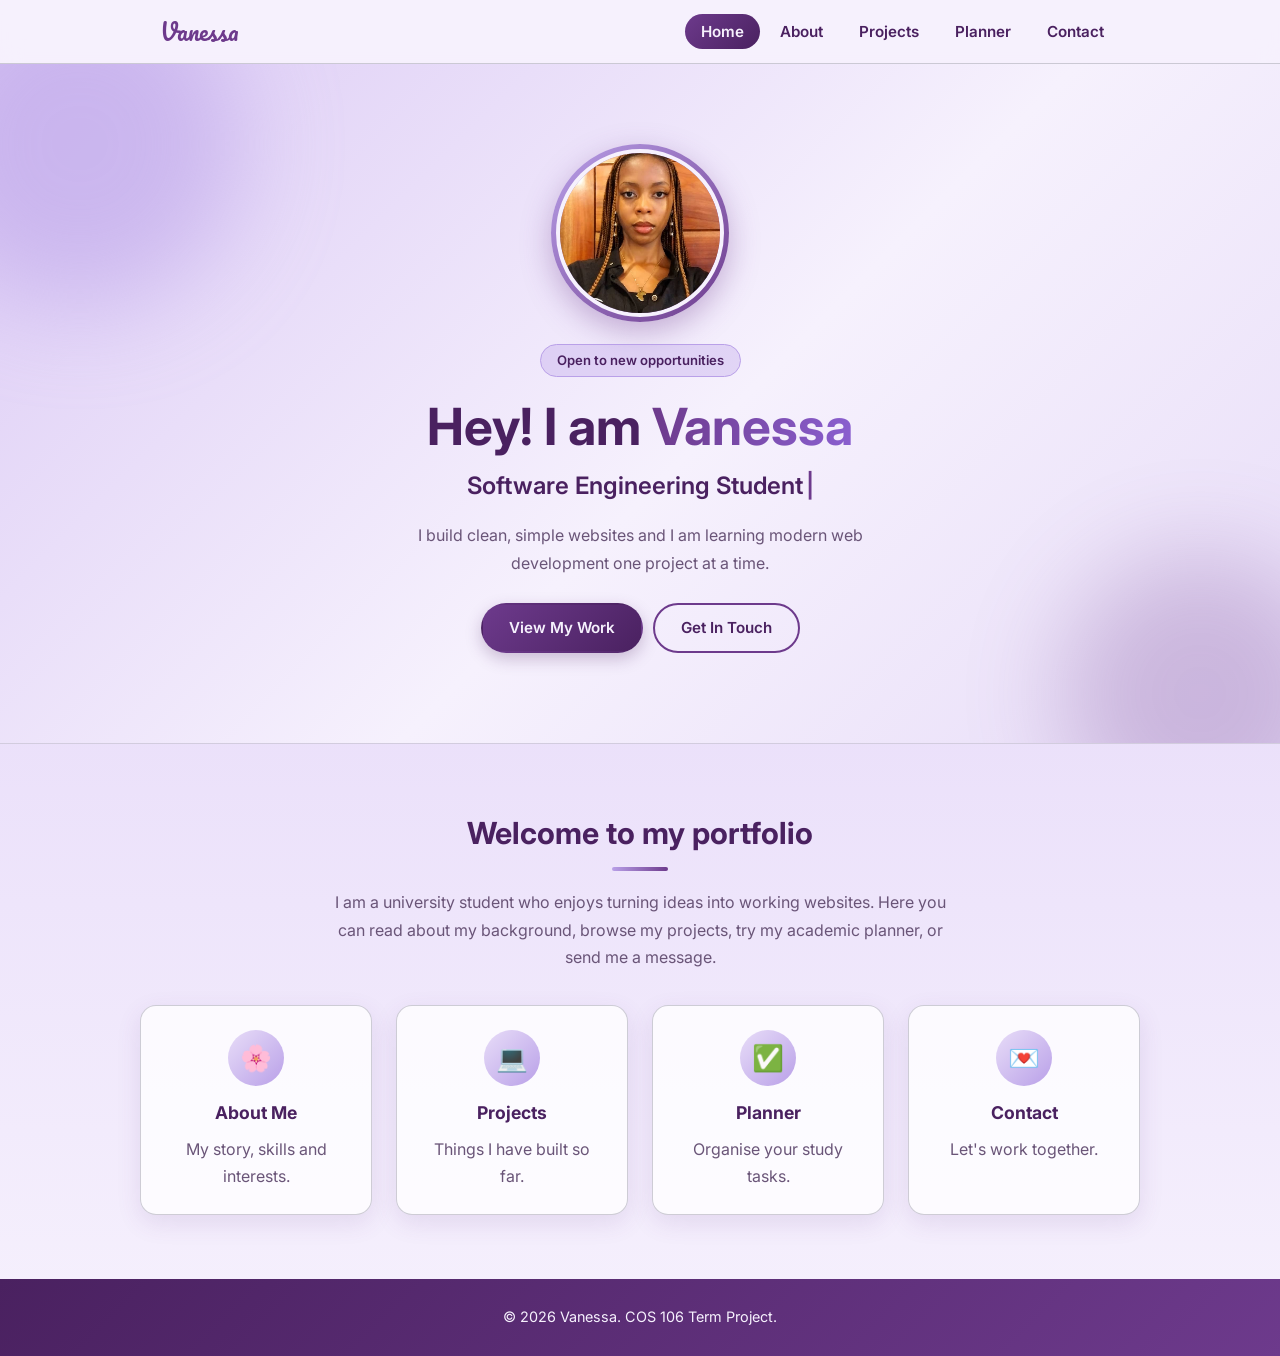
<file: index.html>
<!DOCTYPE html>
<html lang="en">
<head>
<meta charset="UTF-8">
<meta name="viewport" content="width=device-width, initial-scale=1.0">
<title>Home | Vanessa</title>
<link rel="preconnect" href="https://fonts.googleapis.com">
<link href="https://fonts.googleapis.com/css2?family=Inter:wght@400;600;700&family=Pacifico&display=swap" rel="stylesheet">
<script>document.documentElement.classList.add("js")</script>
<link rel="stylesheet" href="style.css">
</head>
<body>
<header>
<nav aria-label="Main navigation">
<a class="logo" href="index.html">Vanessa</a>
<button id="menu-btn" aria-label="Toggle menu">&#9776;</button>
<ul id="menu"><li><a href="index.html" class="active">Home</a></li><li><a href="about.html">About</a></li><li><a href="projects.html">Projects</a></li><li><a href="planner.html">Planner</a></li><li><a href="contact.html">Contact</a></li></ul>
</nav>
</header>
<main>
<section class="hero">
<div class="photo-ring"><img src="assets/profile.jpg" onerror="this.onerror=null;this.src='assets/profile.svg'" alt="Photograph of Vanessa" width="170" height="170"></div>
<span class="badge">Open to new opportunities</span>
<h1>Hey! I am <span class="gradient-text">Vanessa</span></h1>
<p class="sub"><span id="typed">Software Engineering Student</span></p>
<p>I build clean, simple websites and I am learning modern web development one project at a time.</p>
<a class="btn" href="projects.html">View My Work</a><a class="btn outline" href="contact.html">Get In Touch</a>
</section>
<section class="block"><div class="wrap center">
<h2>Welcome to my portfolio</h2>
<p style="max-width:640px;margin:0 auto 34px">I am a university student who enjoys turning ideas into working websites. Here you can read about my background, browse my projects, try my academic planner, or send me a message.</p>
<div class="grid features">
<a class="card feature" href="about.html"><span class="icon">🌸</span><h3>About Me</h3><p>My story, skills and interests.</p></a>
<a class="card feature" href="projects.html"><span class="icon">💻</span><h3>Projects</h3><p>Things I have built so far.</p></a>
<a class="card feature" href="planner.html"><span class="icon">✅</span><h3>Planner</h3><p>Organise your study tasks.</p></a>
<a class="card feature" href="contact.html"><span class="icon">💌</span><h3>Contact</h3><p>Let's work together.</p></a>
</div>
</div></section>
</main>
<footer><p style="margin:0">&copy; 2026 Vanessa. COS 106 Term Project.</p></footer>
<script src="script.js"></script>
</body>
</html>
</file>
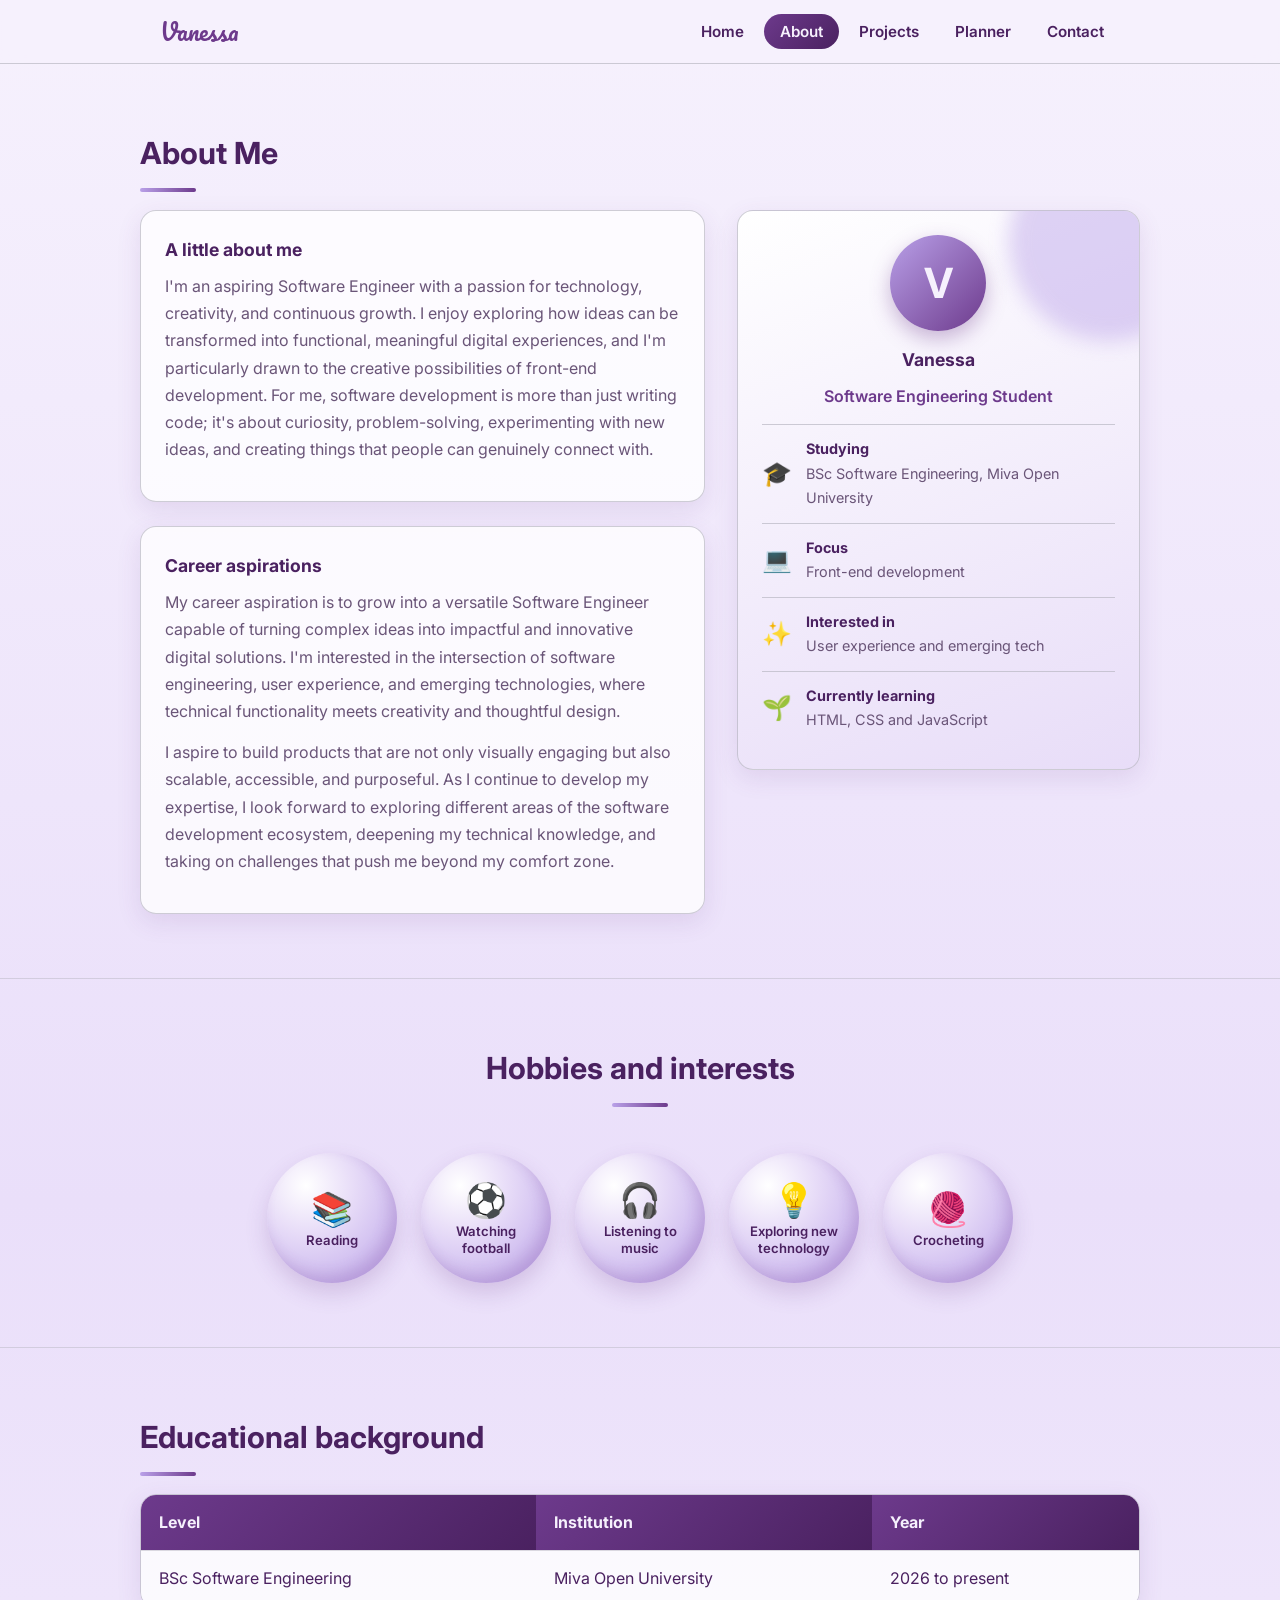
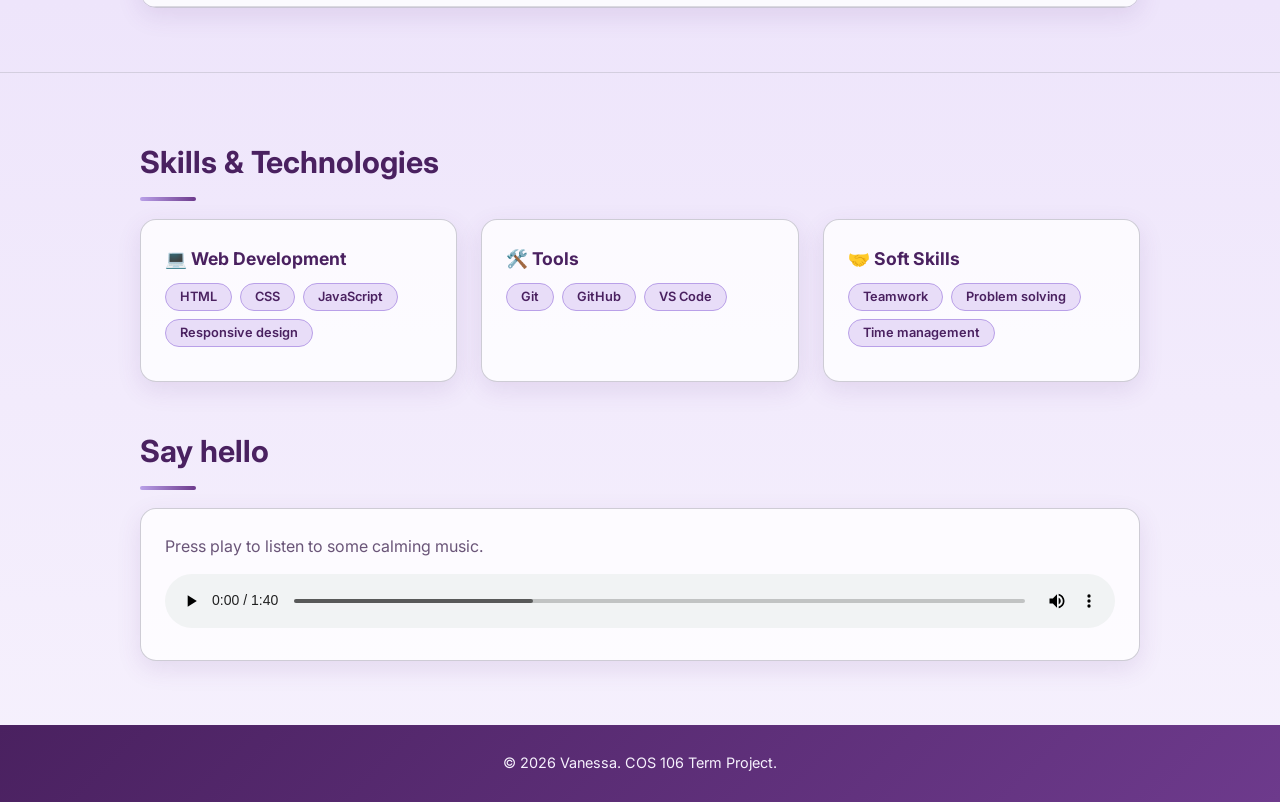
<file: about.html>
<!DOCTYPE html>
<html lang="en">
<head>
<meta charset="UTF-8">
<meta name="viewport" content="width=device-width, initial-scale=1.0">
<title>About | Vanessa</title>
<link rel="preconnect" href="https://fonts.googleapis.com">
<link href="https://fonts.googleapis.com/css2?family=Inter:wght@400;600;700&family=Pacifico&display=swap" rel="stylesheet">
<script>document.documentElement.classList.add("js")</script>
<link rel="stylesheet" href="style.css">
</head>
<body>
<header>
<nav aria-label="Main navigation">
<a class="logo" href="index.html">Vanessa</a>
<button id="menu-btn" aria-label="Toggle menu">&#9776;</button>
<ul id="menu"><li><a href="index.html">Home</a></li><li><a href="about.html" class="active">About</a></li><li><a href="projects.html">Projects</a></li><li><a href="planner.html">Planner</a></li><li><a href="contact.html">Contact</a></li></ul>
</nav>
</header>
<main>
<section class="block" style="border-top:none"><div class="wrap">
<h2>About Me</h2>
<div class="about-grid">
<div class="stack">
<article class="card"><h3>A little about me</h3>
<p>I'm an aspiring Software Engineer with a passion for technology, creativity, and continuous growth. I enjoy exploring how ideas can be transformed into functional, meaningful digital experiences, and I'm particularly drawn to the creative possibilities of front-end development. For me, software development is more than just writing code; it's about curiosity, problem-solving, experimenting with new ideas, and creating things that people can genuinely connect with.</p></article>
<article class="card"><h3>Career aspirations</h3>
<p>My career aspiration is to grow into a versatile Software Engineer capable of turning complex ideas into impactful and innovative digital solutions. I'm interested in the intersection of software engineering, user experience, and emerging technologies, where technical functionality meets creativity and thoughtful design.</p>
<p>I aspire to build products that are not only visually engaging but also scalable, accessible, and purposeful. As I continue to develop my expertise, I look forward to exploring different areas of the software development ecosystem, deepening my technical knowledge, and taking on challenges that push me beyond my comfort zone.</p></article>
</div>
<aside class="card profile-card">
<div class="avatar" aria-hidden="true">V</div>
<h3>Vanessa</h3>
<p class="role">Software Engineering Student</p>
<ul class="facts">
<li><span>🎓</span><div><strong>Studying</strong><br>BSc Software Engineering, Miva Open University</div></li>
<li><span>💻</span><div><strong>Focus</strong><br>Front-end development</div></li>
<li><span>✨</span><div><strong>Interested in</strong><br>User experience and emerging tech</div></li>
<li><span>🌱</span><div><strong>Currently learning</strong><br>HTML, CSS and JavaScript</div></li>
</ul>
</aside>
</div></div></section>
<section class="block"><div class="wrap center">
<h2>Hobbies and interests</h2>
<ul class="bubbles">
<li class="bubble"><span class="bubble-in"><span class="emoji">📚</span>Reading</span></li>
<li class="bubble"><span class="bubble-in"><span class="emoji">⚽</span>Watching football</span></li>
<li class="bubble"><span class="bubble-in"><span class="emoji">🎧</span>Listening to music</span></li>
<li class="bubble"><span class="bubble-in"><span class="emoji">💡</span>Exploring new technology</span></li>
<li class="bubble"><span class="bubble-in"><span class="emoji">🧶</span>Crocheting</span></li>
</ul>
</div></section>
<section class="block"><div class="wrap">
<h2>Educational background</h2>
<div class="table-wrap">
<table>
<caption>My education so far</caption>
<thead><tr><th>Level</th><th>Institution</th><th>Year</th></tr></thead>
<tbody>
<tr><td>BSc Software Engineering</td><td>Miva Open University</td><td>2026 to present</td></tr>
</tbody></table>
</div>
</div></section>
<section class="block"><div class="wrap">
<h2>Skills &amp; Technologies</h2>
<div class="grid">
<article class="card"><h3>💻 Web Development</h3><div class="pills"><span class="pill">HTML</span><span class="pill">CSS</span><span class="pill">JavaScript</span><span class="pill">Responsive design</span></div></article>
<article class="card"><h3>🛠️ Tools</h3><div class="pills"><span class="pill">Git</span><span class="pill">GitHub</span><span class="pill">VS Code</span></div></article>
<article class="card"><h3>🤝 Soft Skills</h3><div class="pills"><span class="pill">Teamwork</span><span class="pill">Problem solving</span><span class="pill">Time management</span></div></article>
</div>
<h2 style="margin-top:44px">Say hello</h2>
<figure class="card"><figcaption>Press play to listen to some calming music.</figcaption>
<audio controls><source src="assets/background.mp3" type="audio/mpeg">Your browser does not support audio.</audio></figure>
</div></section>
</main>
<footer><p style="margin:0">&copy; 2026 Vanessa. COS 106 Term Project.</p></footer>
<script src="script.js"></script>
</body>
</html>
</file>
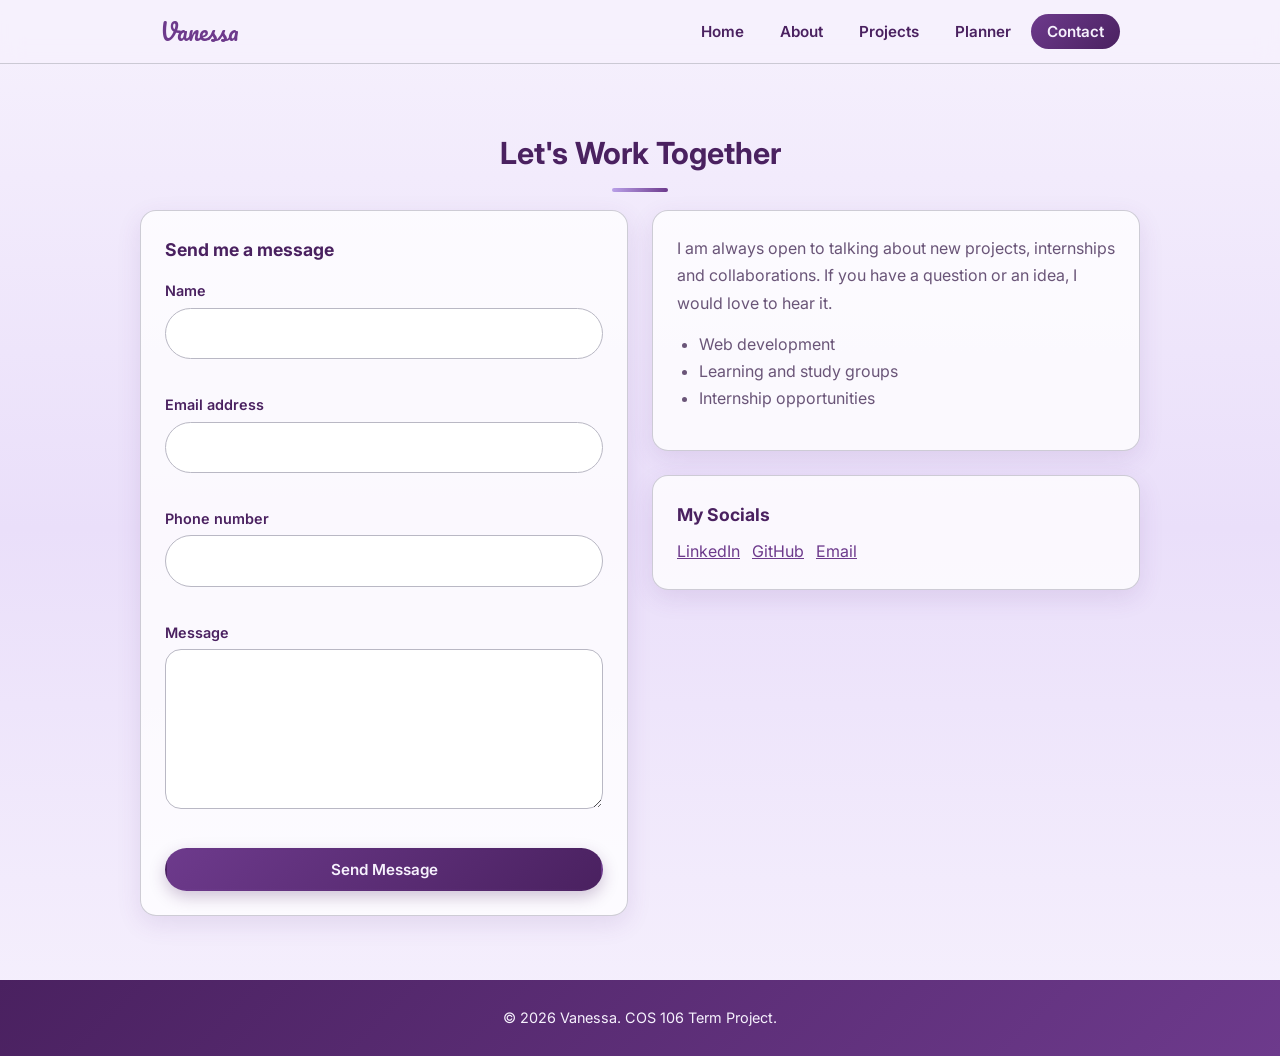
<file: contact.html>
<!DOCTYPE html>
<html lang="en">
<head>
<meta charset="UTF-8">
<meta name="viewport" content="width=device-width, initial-scale=1.0">
<title>Contact | Vanessa</title>
<link rel="preconnect" href="https://fonts.googleapis.com">
<link href="https://fonts.googleapis.com/css2?family=Inter:wght@400;600;700&family=Pacifico&display=swap" rel="stylesheet">
<script>document.documentElement.classList.add("js")</script>
<link rel="stylesheet" href="style.css">
</head>
<body>
<header>
<nav aria-label="Main navigation">
<a class="logo" href="index.html">Vanessa</a>
<button id="menu-btn" aria-label="Toggle menu">&#9776;</button>
<ul id="menu"><li><a href="index.html">Home</a></li><li><a href="about.html">About</a></li><li><a href="projects.html">Projects</a></li><li><a href="planner.html">Planner</a></li><li><a href="contact.html" class="active">Contact</a></li></ul>
</nav>
</header>
<main>
<section class="block" style="border-top:none"><div class="wrap">
<h2 class="center">Let's Work Together</h2>
<div class="contact-grid">
<form id="contact-form" class="card" novalidate>
<h3>Send me a message</h3>
<label for="name">Name</label>
<input type="text" id="name" name="name"><p class="error" id="name-error"></p>
<label for="email">Email address</label>
<input type="email" id="email" name="email"><p class="error" id="email-error"></p>
<label for="phone">Phone number</label>
<input type="tel" id="phone" name="phone"><p class="error" id="phone-error"></p>
<label for="message">Message</label>
<textarea id="message" name="message" rows="5"></textarea><p class="error" id="message-error"></p>
<button class="btn" type="submit" style="width:100%;margin-top:10px">Send Message</button>
<p class="success" id="success">Thank you! Your message has been sent.</p>
</form>
<div>
<div class="card"><p>I am always open to talking about new projects, internships and collaborations. If you have a question or an idea, I would love to hear it.</p>
<ul class="list"><li>Web development</li><li>Learning and study groups</li><li>Internship opportunities</li></ul></div>
<div class="card"><h3>My Socials</h3>
<p style="margin:0"><a href="https://www.linkedin.com/in/vanessa-robinson-ogholo" target="_blank" rel="noopener">LinkedIn</a> &nbsp; <a href="https://github.com/Nessa578" target="_blank" rel="noopener">GitHub</a> &nbsp; <a href="mailto:mails4vanny@gmail.com" target="_blank" rel="noopener">Email</a></p></div>
</div>
</div>
</div></section>
</main>
<footer><p style="margin:0">&copy; 2026 Vanessa. COS 106 Term Project.</p></footer>
<script src="script.js"></script>
</body>
</html>
</file>
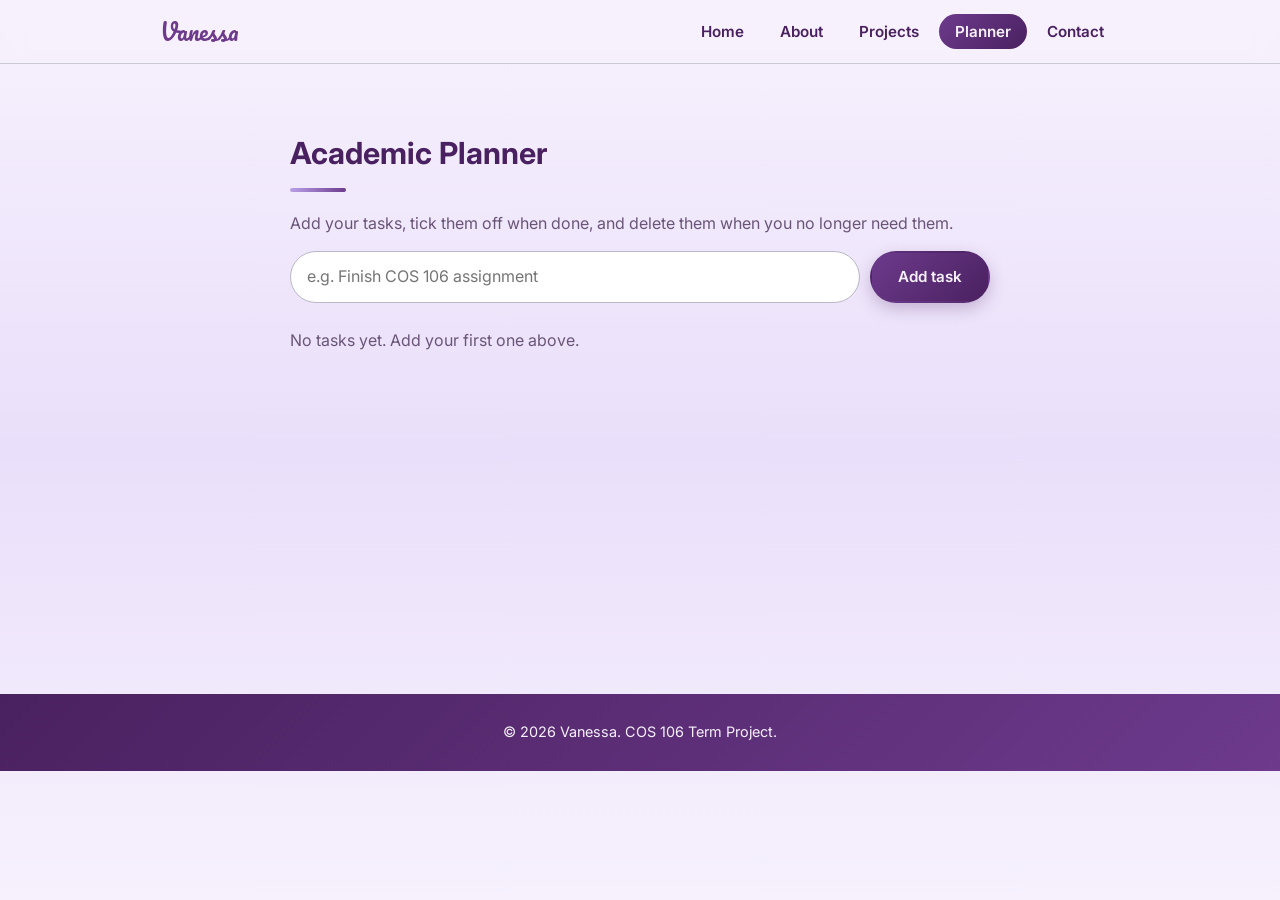
<file: planner.html>
<!DOCTYPE html>
<html lang="en">
<head>
<meta charset="UTF-8">
<meta name="viewport" content="width=device-width, initial-scale=1.0">
<title>Planner | Vanessa</title>
<link rel="preconnect" href="https://fonts.googleapis.com">
<link href="https://fonts.googleapis.com/css2?family=Inter:wght@400;600;700&family=Pacifico&display=swap" rel="stylesheet">
<script>document.documentElement.classList.add("js")</script>
<link rel="stylesheet" href="style.css">
</head>
<body>
<header>
<nav aria-label="Main navigation">
<a class="logo" href="index.html">Vanessa</a>
<button id="menu-btn" aria-label="Toggle menu">&#9776;</button>
<ul id="menu"><li><a href="index.html">Home</a></li><li><a href="about.html">About</a></li><li><a href="projects.html">Projects</a></li><li><a href="planner.html" class="active">Planner</a></li><li><a href="contact.html">Contact</a></li></ul>
</nav>
</header>
<main>
<section class="block" style="border-top:none"><div class="wrap" style="max-width:700px">
<h2>Academic Planner</h2>
<p>Add your tasks, tick them off when done, and delete them when you no longer need them.</p>
<form id="task-form" class="add-row">
<label for="task-input" style="position:absolute;left:-9999px">New task</label>
<input type="text" id="task-input" placeholder="e.g. Finish COS 106 assignment" autocomplete="off">
<button class="btn" type="submit">Add task</button>
</form>
<p class="error" id="task-error"></p>
<p id="count"></p>
<ul id="task-list"></ul>
</div></section>
</main>
<footer><p style="margin:0">&copy; 2026 Vanessa. COS 106 Term Project.</p></footer>
<script src="script.js"></script>
</body>
</html>
</file>
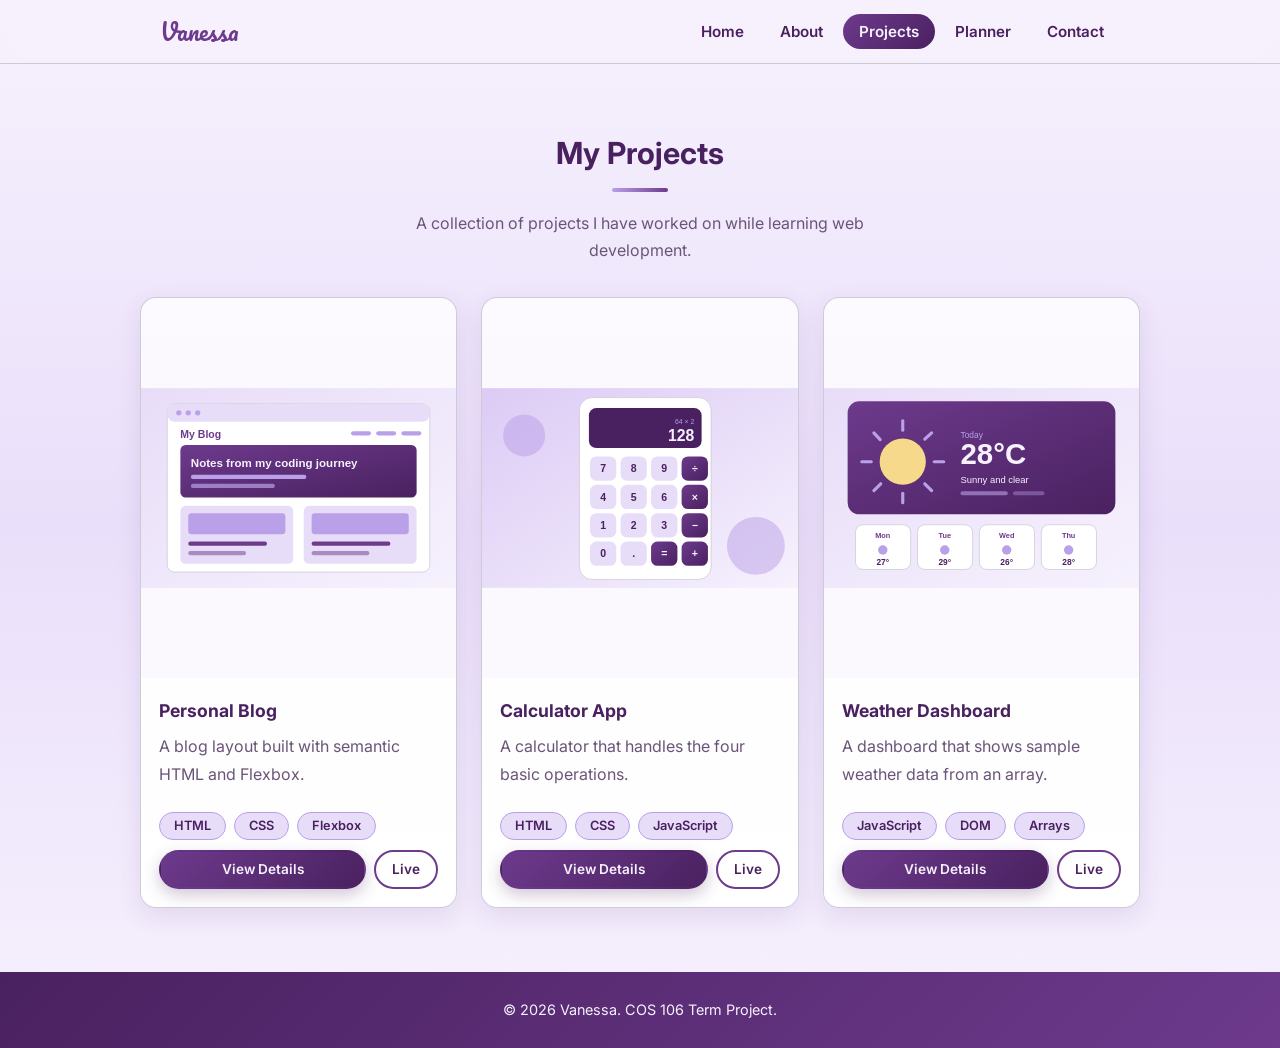
<file: projects.html>
<!DOCTYPE html>
<html lang="en">
<head>
<meta charset="UTF-8">
<meta name="viewport" content="width=device-width, initial-scale=1.0">
<title>Projects | Vanessa</title>
<link rel="preconnect" href="https://fonts.googleapis.com">
<link href="https://fonts.googleapis.com/css2?family=Inter:wght@400;600;700&family=Pacifico&display=swap" rel="stylesheet">
<script>document.documentElement.classList.add("js")</script>
<link rel="stylesheet" href="style.css">
</head>
<body>
<header>
<nav aria-label="Main navigation">
<a class="logo" href="index.html">Vanessa</a>
<button id="menu-btn" aria-label="Toggle menu">&#9776;</button>
<ul id="menu"><li><a href="index.html">Home</a></li><li><a href="about.html">About</a></li><li><a href="projects.html" class="active">Projects</a></li><li><a href="planner.html">Planner</a></li><li><a href="contact.html">Contact</a></li></ul>
</nav>
</header>
<main>
<section class="block" style="border-top:none"><div class="wrap center">
<h2>My Projects</h2>
<p style="max-width:520px;margin:0 auto 32px">A collection of projects I have worked on while learning web development.</p>
<div class="grid" style="text-align:left"><article class="card project"><img src="assets/project1.svg" alt="Screenshot of Personal Blog" width="600" height="380"><div class="body"><h3>Personal Blog</h3><p>A blog layout built with semantic HTML and Flexbox.</p><div class="pills"><span class="pill">HTML</span><span class="pill">CSS</span><span class="pill">Flexbox</span></div><div class="actions"><a class="btn" href="https://github.com/your-username/project1" target="_blank" rel="noopener">View Details</a><a class="btn outline" href="https://your-username.github.io/project1" target="_blank" rel="noopener">Live</a></div></div></article><article class="card project"><img src="assets/project2.svg" alt="Screenshot of Calculator App" width="600" height="380"><div class="body"><h3>Calculator App</h3><p>A calculator that handles the four basic operations.</p><div class="pills"><span class="pill">HTML</span><span class="pill">CSS</span><span class="pill">JavaScript</span></div><div class="actions"><a class="btn" href="https://github.com/your-username/project2" target="_blank" rel="noopener">View Details</a><a class="btn outline" href="https://your-username.github.io/project2" target="_blank" rel="noopener">Live</a></div></div></article><article class="card project"><img src="assets/project3.svg" alt="Screenshot of Weather Dashboard" width="600" height="380"><div class="body"><h3>Weather Dashboard</h3><p>A dashboard that shows sample weather data from an array.</p><div class="pills"><span class="pill">JavaScript</span><span class="pill">DOM</span><span class="pill">Arrays</span></div><div class="actions"><a class="btn" href="https://github.com/your-username/project3" target="_blank" rel="noopener">View Details</a><a class="btn outline" href="https://your-username.github.io/project3" target="_blank" rel="noopener">Live</a></div></div></article></div>
</div></section>
</main>
<footer><p style="margin:0">&copy; 2026 Vanessa. COS 106 Term Project.</p></footer>
<script src="script.js"></script>
</body>
</html>
</file>
<file: style.css>
:root{--lavender:#B9A0E8;--plum:#4A2160;--plum-mid:#6D3A8C;--white:#F6F1FD;--silver:#B9B8C4;--lav-soft:#E8DDF8;--muted:#6A5578;--shadow:0 8px 24px rgba(109,58,140,.12)}
*{box-sizing:border-box;margin:0;padding:0}
html{scroll-behavior:smooth}
body{font-family:'Inter',Arial,sans-serif;background:linear-gradient(180deg,#F6F1FD 0%,#EADFFA 50%,#F6F1FD 100%);color:var(--plum);line-height:1.7;min-height:100vh}
img{max-width:100%;display:block}
a{color:var(--plum-mid)}
a:focus-visible,button:focus-visible,input:focus-visible,textarea:focus-visible{outline:3px solid var(--plum-mid);outline-offset:2px}
/* header */
header{background:rgba(246,241,253,.88);backdrop-filter:blur(10px);position:sticky;top:0;z-index:10;border-bottom:1px solid rgba(185,184,196,.7)}
nav{max-width:1000px;margin:auto;display:flex;align-items:center;justify-content:space-between;padding:12px 20px}
.logo{font-family:'Pacifico',cursive;color:var(--plum-mid);font-size:1.45rem;text-decoration:none}
nav ul{display:flex;gap:4px;list-style:none}
nav ul a{color:var(--plum);text-decoration:none;padding:8px 16px;border-radius:999px;font-size:.95rem;font-weight:600;transition:background .25s,color .25s,transform .25s}
nav ul a:hover{background:var(--lav-soft);transform:translateY(-2px)}
nav ul a.active{background:linear-gradient(135deg,var(--plum-mid),var(--plum));color:var(--white)}
#menu-btn{display:none;background:none;border:2px solid var(--plum-mid);color:var(--plum-mid);font-size:1.3rem;padding:2px 10px;border-radius:8px;cursor:pointer}
/* layout */
section.block{border-top:1px solid rgba(185,184,196,.5);padding:64px 20px}
.wrap{max-width:1000px;margin:auto}
main{min-height:70vh}
h1{font-size:3.2rem;line-height:1.15;margin-bottom:10px}
h2{font-size:1.9rem;margin-bottom:18px}
h2::after{content:"";display:block;width:56px;height:4px;border-radius:4px;margin-top:8px;background:linear-gradient(90deg,var(--lavender),var(--plum-mid))}
.center h2::after,h2.center::after{margin-inline:auto}
h3{font-size:1.1rem;margin-bottom:8px}
p{margin-bottom:14px;color:var(--muted)}
.center{text-align:center}
/* hero */
.hero{position:relative;overflow:hidden;padding:80px 20px 90px;text-align:center;background:linear-gradient(135deg,#DCCBF5 0%,#F6F1FD 55%,#E8DDF8 100%)}
.hero>*{position:relative;z-index:1;animation:fade .8s ease backwards}
.hero>:nth-child(3){animation-delay:.1s}.hero>:nth-child(4){animation-delay:.2s}.hero>:nth-child(5){animation-delay:.3s}.hero>:nth-child(n+6){animation-delay:.4s}
.hero::before,.hero::after{content:"";position:absolute;border-radius:50%;filter:blur(50px);z-index:0;animation:drift 9s ease-in-out infinite alternate}
.hero::before{width:320px;height:320px;background:var(--lavender);opacity:.55;top:-80px;left:-80px}
.hero::after{width:280px;height:280px;background:var(--plum-mid);opacity:.25;bottom:-90px;right:-60px;animation-delay:-4s}
@keyframes drift{to{transform:translate(40px,30px)}}
@keyframes fade{from{opacity:0;transform:translateY(16px)}to{opacity:1;transform:none}}
.photo-ring{width:178px;height:178px;border-radius:50%;padding:5px;margin:0 auto 22px;background:linear-gradient(135deg,var(--lavender),var(--plum-mid));box-shadow:0 10px 30px rgba(109,58,140,.35);transition:transform .4s}
.photo-ring:hover{transform:rotate(-4deg) scale(1.05)}
.photo-ring img{width:100%;height:100%;border-radius:50%;object-fit:cover;border:4px solid var(--white)}
.badge{display:inline-block;background:rgba(185,160,232,.35);border:1px solid var(--lavender);color:var(--plum);border-radius:999px;padding:4px 16px;font-size:.82rem;font-weight:600;margin-bottom:20px}
.gradient-text{background:linear-gradient(90deg,var(--plum-mid),#8A5FCF);-webkit-background-clip:text;background-clip:text;color:transparent}
.hero .sub{font-size:1.5rem;color:var(--plum);font-weight:600;margin-bottom:16px;min-height:2.2rem}
#typed::after{content:"|";margin-left:3px;color:var(--plum-mid);animation:blink 1s steps(1) infinite}
@keyframes blink{50%{opacity:0}}
.hero p{max-width:540px;margin-left:auto;margin-right:auto}
.hero p.sub{max-width:none}
.hero .btn{margin-top:12px}
/* buttons */
.btn{display:inline-block;background:linear-gradient(135deg,var(--plum-mid),var(--plum));color:var(--white);border:2px solid transparent;font-weight:600;padding:10px 26px;border-radius:999px;text-decoration:none;cursor:pointer;font-size:.95rem;font-family:inherit;box-shadow:0 6px 16px rgba(74,33,96,.25);transition:transform .2s,box-shadow .2s,filter .2s}
.btn:hover{transform:translateY(-3px);box-shadow:0 10px 22px rgba(142,107,209,.55);filter:brightness(1.12)}
.btn.outline{background:transparent;color:var(--plum);border-color:var(--plum-mid);box-shadow:none;margin-left:10px}
.btn.outline:hover{background:var(--plum-mid);color:var(--white)}
/* cards */
.card{background:rgba(255,255,255,.78);border:1px solid rgba(185,184,196,.7);border-radius:16px;padding:24px;box-shadow:var(--shadow);transition:transform .3s,box-shadow .3s,border-color .3s}
.card:hover{transform:translateY(-5px);box-shadow:0 16px 32px rgba(142,107,209,.28);border-color:var(--lavender)}
.grid{display:grid;grid-template-columns:repeat(auto-fit,minmax(250px,1fr));gap:24px}
.features{grid-template-columns:repeat(auto-fit,minmax(200px,1fr))}
.feature{text-decoration:none;color:var(--plum)}
.feature p{margin:0}
.feature .icon{display:grid;place-items:center;width:56px;height:56px;margin:0 auto 12px;border-radius:50%;font-size:1.6rem;background:linear-gradient(135deg,var(--lav-soft),var(--lavender));transition:transform .3s}
.feature:hover .icon{transform:scale(1.15) rotate(-8deg)}
.pills{display:flex;flex-wrap:wrap;gap:8px;margin:10px 0}
.pill{background:var(--lav-soft);border:1px solid var(--lavender);color:var(--plum);border-radius:999px;padding:2px 14px;font-size:.8rem;font-weight:600;transition:background .2s,transform .2s}
.pill:hover{background:var(--lavender);transform:translateY(-2px)}
/* about */
.about-grid{display:grid;grid-template-columns:1.4fr 1fr;gap:32px;align-items:start}
.stack{display:grid;gap:24px}
.profile-card{position:sticky;top:90px;text-align:center;overflow:hidden;background:linear-gradient(160deg,#fff 0%,var(--lav-soft) 100%)}
.profile-card::before{content:"";position:absolute;top:-70px;right:-70px;width:200px;height:200px;border-radius:50%;background:var(--lavender);opacity:.45;filter:blur(10px)}
.profile-card>*{position:relative}
.avatar{width:96px;height:96px;border-radius:50%;margin:0 auto 14px;display:grid;place-items:center;font-size:2.6rem;font-weight:700;color:var(--white);background:linear-gradient(135deg,var(--lavender),var(--plum-mid));box-shadow:0 8px 20px rgba(109,58,140,.35)}
.role{color:var(--plum-mid);font-weight:600;margin-bottom:6px}
.facts{list-style:none;text-align:left;margin-top:14px}
.facts li{display:flex;gap:14px;align-items:center;padding:12px 0;border-top:1px solid rgba(185,184,196,.7);font-size:.9rem;color:var(--muted)}
.facts li>span{font-size:1.5rem}
.facts strong{color:var(--plum)}
.bubbles{list-style:none;display:flex;flex-wrap:wrap;justify-content:center;gap:24px;margin:30px 0 0;padding-top:16px}
.bubble{animation:bob 4s ease-in-out infinite}
.bubble:nth-child(2){animation-delay:-.8s}.bubble:nth-child(3){animation-delay:-1.6s}.bubble:nth-child(4){animation-delay:-2.4s}.bubble:nth-child(5){animation-delay:-3.2s}
@keyframes bob{50%{transform:translateY(-8px)}}
.bubble-in{display:flex;flex-direction:column;align-items:center;justify-content:center;gap:2px;width:130px;height:130px;border-radius:50%;padding:12px;text-align:center;font-weight:600;font-size:.82rem;line-height:1.25;color:var(--plum);cursor:default;background:radial-gradient(circle at 30% 25%,#fff 0%,var(--lav-soft) 35%,var(--lavender) 100%);box-shadow:inset -6px -8px 14px rgba(109,58,140,.18),0 10px 22px rgba(109,58,140,.2);transition:transform .35s cubic-bezier(.3,1.6,.5,1),box-shadow .35s}
.bubble-in:hover{transform:translateY(-16px) scale(1.12);box-shadow:inset -6px -8px 14px rgba(109,58,140,.18),0 26px 30px rgba(109,58,140,.3)}
.bubble-in .emoji{font-size:2.1rem}
.table-wrap{overflow-x:auto;border-radius:16px;border:1px solid rgba(185,184,196,.7);box-shadow:var(--shadow)}
table{width:100%;border-collapse:collapse;background:rgba(255,255,255,.8)}
caption{text-align:left;padding:0 0 10px;color:var(--muted);caption-side:top;display:none}
th,td{padding:14px 18px;text-align:left;border-bottom:1px solid rgba(185,184,196,.5)}
th{background:linear-gradient(135deg,var(--plum-mid),var(--plum));color:var(--white)}
tbody tr{transition:background .2s}
tbody tr:hover{background:var(--lav-soft)}
figcaption{color:var(--muted);margin-bottom:6px}
audio{width:100%;margin-top:8px}
/* projects */
.project{padding:0;overflow:hidden;display:flex;flex-direction:column}
.project img{transition:transform .5s}
.project:hover img{transform:scale(1.06)}
.project .body{padding:18px;display:flex;flex-direction:column;flex:1;background:rgba(255,255,255,.9);position:relative}
.project .actions{margin-top:auto;display:flex;gap:8px}
.project .btn{padding:6px 16px;font-size:.85rem}
.project .actions .btn:first-child{flex:1;text-align:center}
.project .btn.outline{margin-left:0}
/* forms */
label{display:block;font-weight:600;margin:14px 0 4px;font-size:.9rem}
input,textarea{width:100%;padding:11px 16px;background:#fff;color:var(--plum);border:1.5px solid var(--silver);border-radius:999px;font:inherit;transition:border-color .2s,box-shadow .2s}
textarea{border-radius:16px}
input:focus,textarea:focus{border-color:var(--plum-mid);box-shadow:0 0 0 4px rgba(185,160,232,.4);outline:none}
.error{color:#B3261E;font-size:.85rem;min-height:1.2em;margin:4px 0 0}
.success{background:var(--lav-soft);border:1px solid var(--lavender);color:var(--plum);padding:12px;border-radius:12px;margin-top:14px;display:none;animation:fade .4s ease}
.contact-grid{display:grid;grid-template-columns:1fr 1fr;gap:24px;align-items:start}
.contact-grid>div>.card+.card{margin-top:24px}
ul.list{margin:0 0 14px 22px;color:var(--muted)}
/* planner */
.add-row{display:flex;gap:10px;margin-bottom:8px}
.add-row input{flex:1}
#task-list{list-style:none}
#task-list li{display:flex;align-items:center;gap:12px;background:rgba(255,255,255,.85);border:1px solid rgba(185,184,196,.7);padding:12px 16px;border-radius:14px;margin-bottom:10px;box-shadow:var(--shadow);animation:fade .3s ease;transition:transform .2s}
#task-list li:hover{transform:translateX(4px)}
#task-list li span{flex:1}
#task-list li.done span{text-decoration:line-through;color:var(--muted);opacity:.7}
#task-list input[type=checkbox]{width:20px;height:20px;accent-color:var(--plum-mid)}
.del{background:transparent;color:var(--plum);border:1.5px solid var(--plum-mid);border-radius:999px;padding:4px 14px;cursor:pointer;font-family:inherit;transition:background .2s,color .2s}
.del:hover{background:var(--plum-mid);color:var(--white)}
#count{color:var(--muted);margin-bottom:14px}
/* footer */
footer{text-align:center;padding:26px;background:linear-gradient(135deg,var(--plum),var(--plum-mid))}
footer p{color:var(--white);font-size:.9rem}
/* scroll reveal (added by script.js) */
.js .reveal{opacity:0}
.js .reveal.visible{animation:rise .7s ease both;animation-delay:var(--d,0ms)}
@keyframes rise{from{opacity:0;transform:translateY(26px)}to{opacity:1;transform:none}}
@media(max-width:720px){
 #menu-btn{display:block}
 nav ul{display:none;flex-direction:column;position:absolute;top:100%;left:0;right:0;background:var(--white);padding:10px 20px;border-bottom:1px solid var(--silver)}
 nav ul.open{display:flex}
 h1{font-size:2.3rem}
 .about-grid,.contact-grid{grid-template-columns:1fr}
 .profile-card{position:static}
 .bubble-in{width:112px;height:112px;font-size:.76rem}
 .btn.outline{margin:10px 0 0}
 .add-row{flex-direction:column}
}
@media(prefers-reduced-motion:reduce){*{animation:none!important;transition:none!important}.js .reveal{opacity:1}}
</file>
